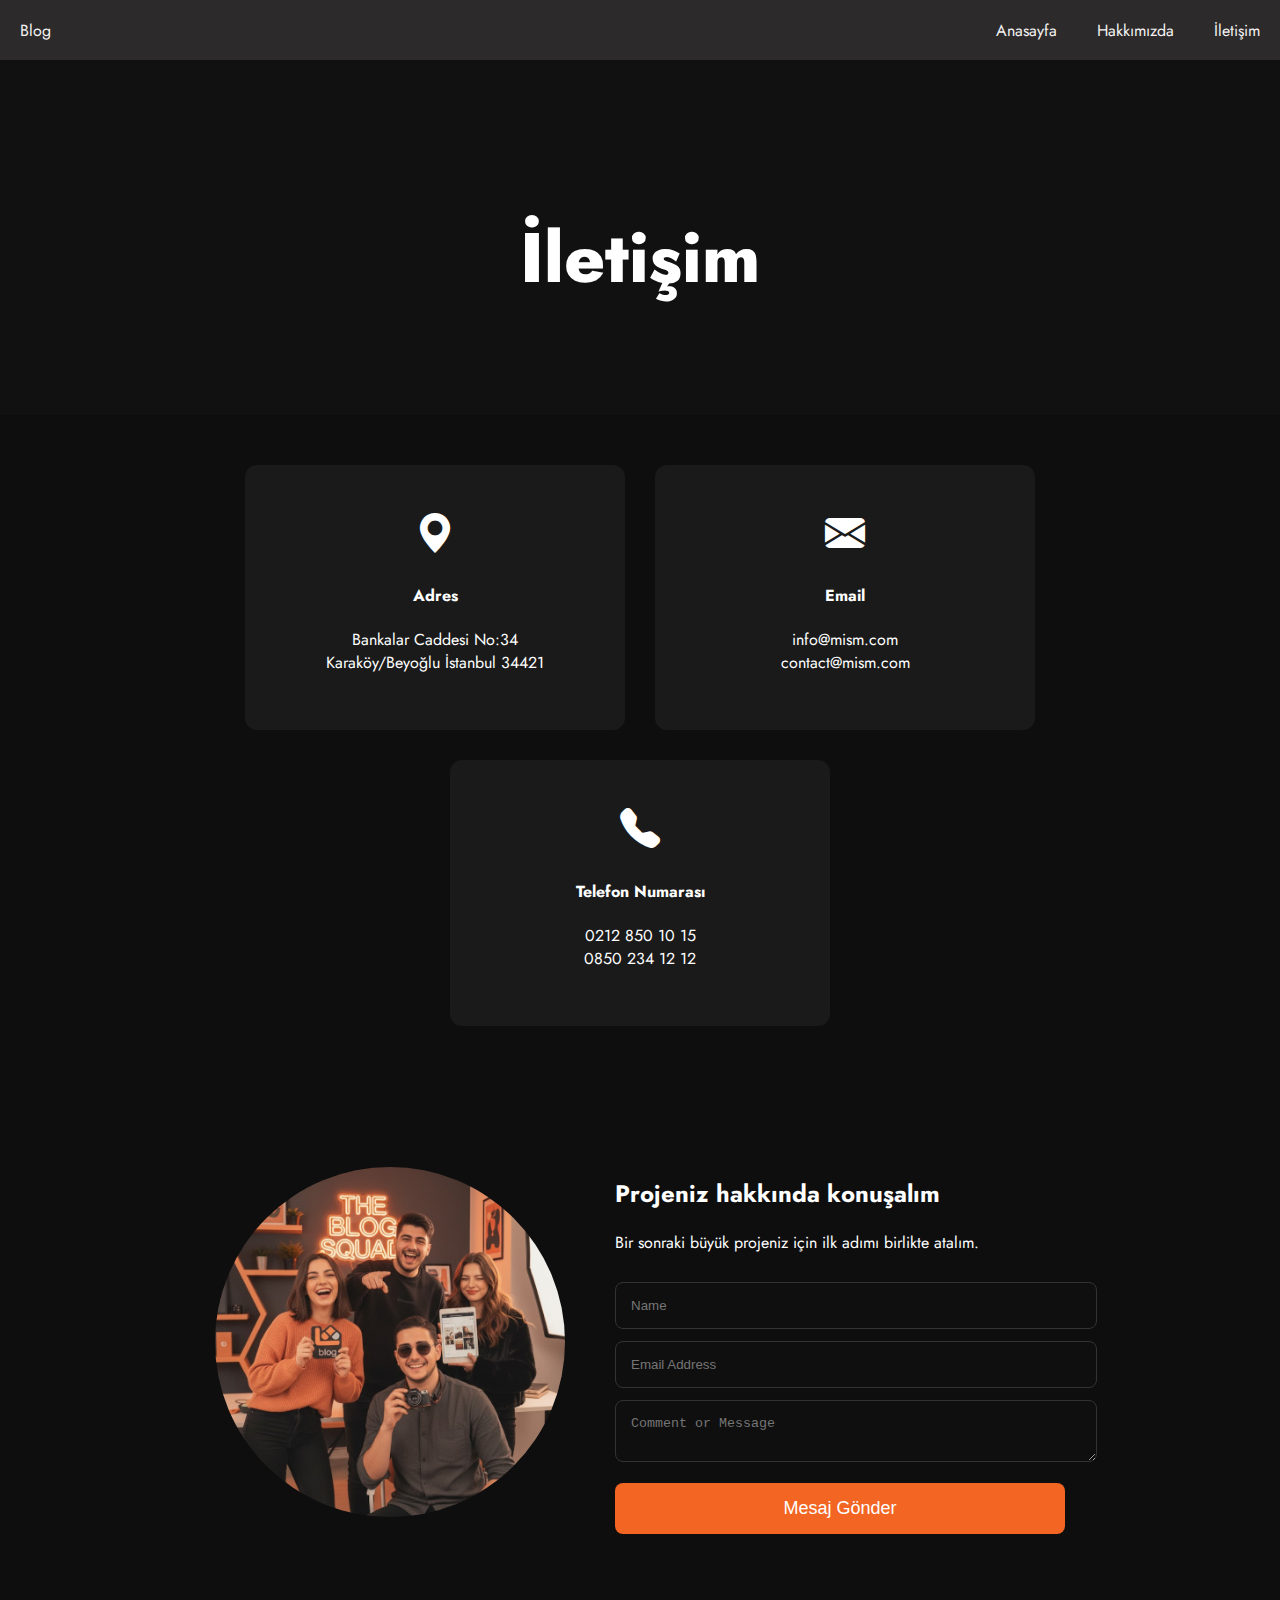
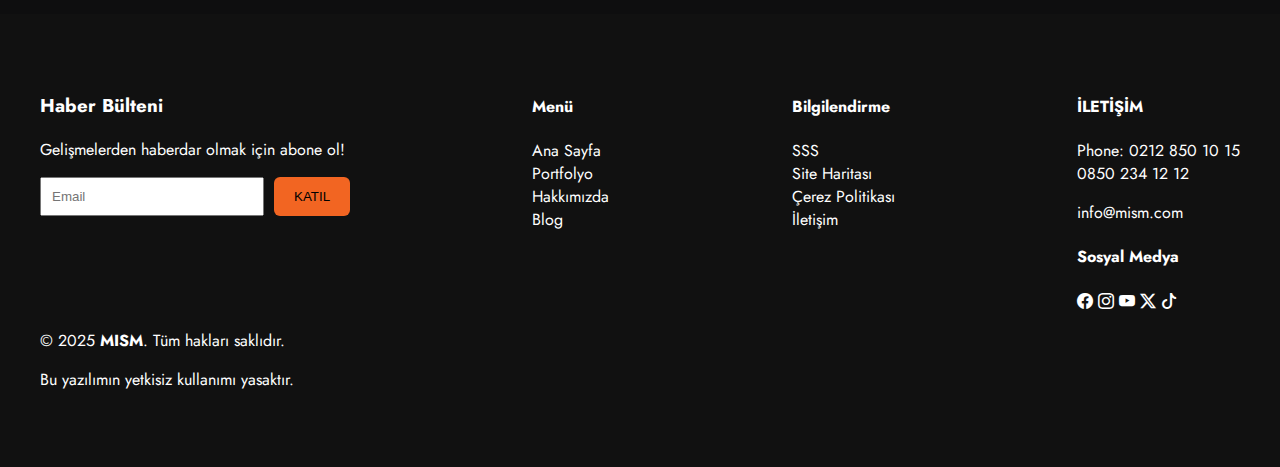
<file: Contact kopyası/index.html>
<!DOCTYPE html>
<html lang="en">
<head>
    <meta charset="UTF-8">
    <meta name="viewport" content="width=device-width, initial-scale=1.0">
    <title>İletişim</title>
    <link rel="stylesheet" href="assets/css/style.css">
    <link href="https://fonts.googleapis.com/css2?family=Jost:wght@300;400;500;600;700&display=swap" rel="stylesheet">
    <script src="assets/js/main.js" defer></script>


    <link rel="stylesheet" href="https://cdn.jsdelivr.net/npm/bootstrap-icons@1.11.3/font/bootstrap-icons.css">
</head>
<body>
    <nav>
            <input type="checkbox" id="sidebar-active">
            <label for="sidebar-active" class="open-sidebar-button">
                <span class="material-symbols-outlined">menu</span>
            </label>

            <label id="overlay" for="sidebar-active"></label>
            <div class="links-container">
                <label for="sidebar-active" class="close-sidebar-button">
                    <span class="material-symbols-outlined" >close</span>
                </label>

                    <a class="home-link" href="#">Blog</a>
                    <a href="#">Anasayfa</a>
                    <a href="#">Hakkımızda</a>
                    <a href="#">İletişim</a>

                </div>
        </nav>
        
    <section class="contact-header">
        <h1>İletişim</h1>
    </section>

    <section class="contact-box-container">
        <div class="contact-box">
            <div class="icon"><i class="bi bi-geo-alt-fill"></i></div>
            <h4>Adres</h4>
            <p>Bankalar Caddesi No:34<br>Karaköy/Beyoğlu İstanbul 34421</p>
        </div>

        <div class="contact-box">
            <div class="icon"><i class="bi bi-envelope-fill"></i></div>
            <h4>Email</h4>
            <p>info@mism.com<br>contact@mism.com</p>
        </div>

        <div class="contact-box">
            <div class="icon"><i class="bi bi-telephone-fill"></i></div>
            <h4>Telefon Numarası</h4>
            <p>0212 850 10 15<br>0850 234 12 12</p>
        </div>
    </section>

    <section class="form-section">
        <div class="form-image">
            <img src="assets/css/img/mism.jpeg" alt="Person Image">
        </div> 

        <div class="form-content">
            <h2>Projeniz hakkında konuşalım</h2>
            <p>Bir sonraki büyük projeniz için ilk adımı birlikte atalım.</p>

            <form id="contactForm">
                <input type="text" id="name" placeholder="Name" required>
                <input type="email" id="email" placeholder="Email Address" required>

                 <textarea id="message" placeholder="Comment or Message"></textarea>
                <button type="submit" class="send-btn">Mesaj Gönder</button>
            </form>
        </div>
    </section>

    <div id="successMessage" class="success-message">Mesajınız başarıyla gönderildi!</div>

    <footer class="footer">

        <div class="footer-columns">

            <div class="footer-col">
                <h3>Haber Bülteni</h3>
                <p>Gelişmelerden haberdar olmak için abone ol!</p>

                <div class="newsletter">
                    <input type="email" placeholder="Email">
                    <button>KATIL</button>
                </div>
            </div>

            <div class="footer-col">
                <h4>Menü</h4>
                <ul>
                    <li>Ana Sayfa</li>
                    <li>Portfolyo</li>
                    <li>Hakkımızda</li>
                    <li>Blog</li>
                </ul>
            </div>

            <div class="footer-col">
                <h4>Bilgilendirme</h4>
                <ul>
                    <li>SSS</li>
                    <li>Site Haritası</li>
                    <li>Çerez Politikası</li>
                    <li>İletişim</li>
                </ul>
            </div>

            <div class="footer-col">
                <h4>İLETİŞİM</h4>
                <p>Phone: 0212 850 10 15<br>0850 234 12 12</p>
                <p>info@mism.com</p>

                <h4>Sosyal Medya</h4>
                <div class="social-icons">
                    <i class="bi bi-facebook"></i>
                    <i class="bi bi-instagram"></i>
                    <i class="bi bi-youtube"></i>
                    <i class="bi bi-twitter-x"></i>
                    <i class="bi bi-tiktok"></i>
                </div>
            </div>
        </div>

        <div>
    <p>&copy; 2025 <strong>MISM</strong>. Tüm hakları saklıdır.</p>
    <p>Bu yazılımın yetkisiz kullanımı yasaktır.</p>
        </div>

    </footer>
</body>
</html>
</file>
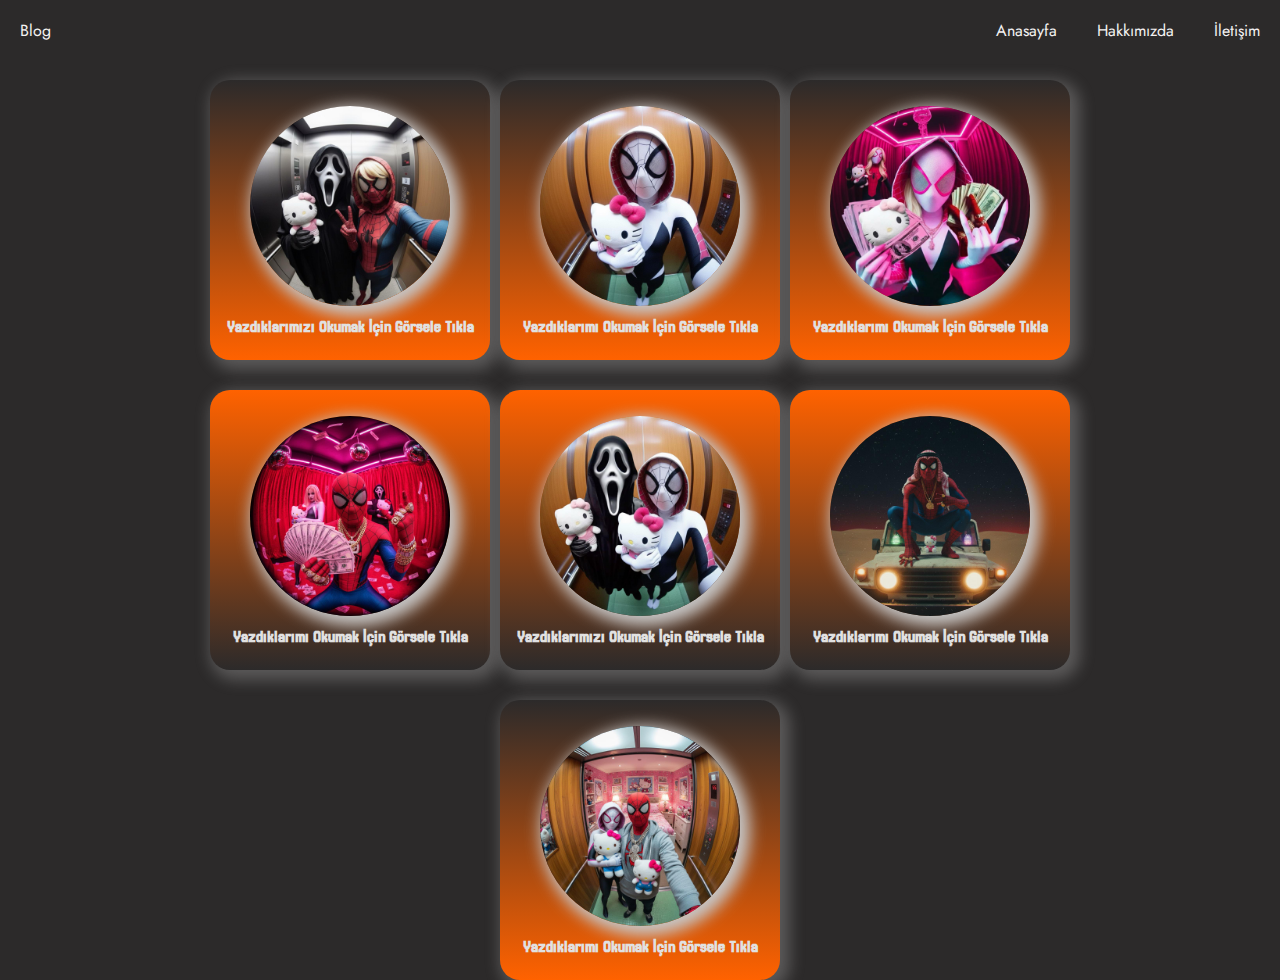
<file: blog.html>
<!DOCTYPE html>
<html lang="en">
<head>
    <meta charset="UTF-8">
    <meta name="viewport" content="width=device-width, initial-scale=1.0">
    <title>BLOG</title>
    <script src="assets/js/main.js" defer></script>
    <link rel="stylesheet" href="assets/css/style.css">
    <link rel="preconnect" href="https://fonts.googleapis.com">
    <link rel="preconnect" href="https://fonts.gstatic.com" crossorigin>
    <link href="https://fonts.googleapis.com/css2?family=Jost:ital,wght@0,100..900;1,100..900&display=swap" rel="stylesheet">
    <link rel="preconnect" href="https://fonts.googleapis.com">
    <link rel="preconnect" href="https://fonts.gstatic.com" crossorigin>
    <link href="https://fonts.googleapis.com/css2?family=Jersey+25&display=swap" rel="stylesheet">
</head>
    <link href="https://fonts.googleapis.com/css2?family=Material+Symbols+Outlined:opsz,wght,FILL,GRAD@20..48,100..700,0..1,-50..200" rel="stylesheet" />
<body>
    <div class="container">
        <nav>
            <input type="checkbox" id="sidebar-active">
            <label for="sidebar-active" class="open-sidebar-button">
                <span class="material-symbols-outlined">menu</span>
            </label>

            <label id="overlay" for="sidebar-active"></label>
            <div class="links-container">
                <label for="sidebar-active" class="close-sidebar-button">
                    <span class="material-symbols-outlined" >close</span>
                </label>

                    <a class="home-link" href="blog.html">Blog</a>
                    <a href="#">Anasayfa</a>
                    <a href="#">Hakkımızda</a>
                    <a href="#">İletişim</a>

                </div>
        </nav>
        <div id="root"></div>
        <div class="containerBox">
            <div class="writerBox1">
                <div class="button1">
                    <button id="b1"><img src="assets/img/IMG-20251115-WA0027 (1).jpg" width="200" height="200" alt="couple"><h2>Yazdıklarımızı Okumak İçin Görsele Tıkla</h2></button>
                </div>
                <div class="button2">
                    <button id="b2"><img src="assets/img/IMG-20251115-WA0027 (2).jpg" width="200" height="200" alt="girl"><h2>Yazdıklarımı Okumak İçin Görsele Tıkla</h2></button>
                </div>
                <div class="button3">
                    <button id="b3"><img src="assets/img/IMG-20251115-WA0027 (3).jpg" width="200" height="200"><h2>Yazdıklarımı Okumak İçin Görsele Tıkla</h2></button>
                </div>
            </div>
            <div class="writerBox2">
                <div class="button4">
                    <button id="b4"><img src="assets/img/IMG-20251115-WA0027 (4).jpg" width="200" height="200"><h2>Yazdıklarımı Okumak İçin Görsele Tıkla</h2></button>
                </div>
                <div class="button5">
                    <button id="b5"><img src="assets/img/IMG-20251115-WA0027 (5).jpg" width="200" height="200" alt=""><h2>Yazdıklarımızı Okumak İçin Görsele Tıkla</h2></button>
                </div>
                <div class="button6">
                    <button id="b6"><img src="assets/img/WhatsApp Image 2025-11-15 at 21.32.48_18191f9d.jpg" alt="" width="200" height="200"><h2>Yazdıklarımı Okumak İçin Görsele Tıkla</h2></button>
                </div>
            </div>
            <div class="writerBox3">
                <div class="button7">
                    <button id="b7"><img src="assets/img/WhatsApp Image 2025-11-15 at 21.32.48_30a29624.jpg" alt="" width="200" height="200"><h2>Yazdıklarımı Okumak İçin Görsele Tıkla</h2></button>
                </div>
            </div>
        </div>
    </div>
</body>
</html>
</file>
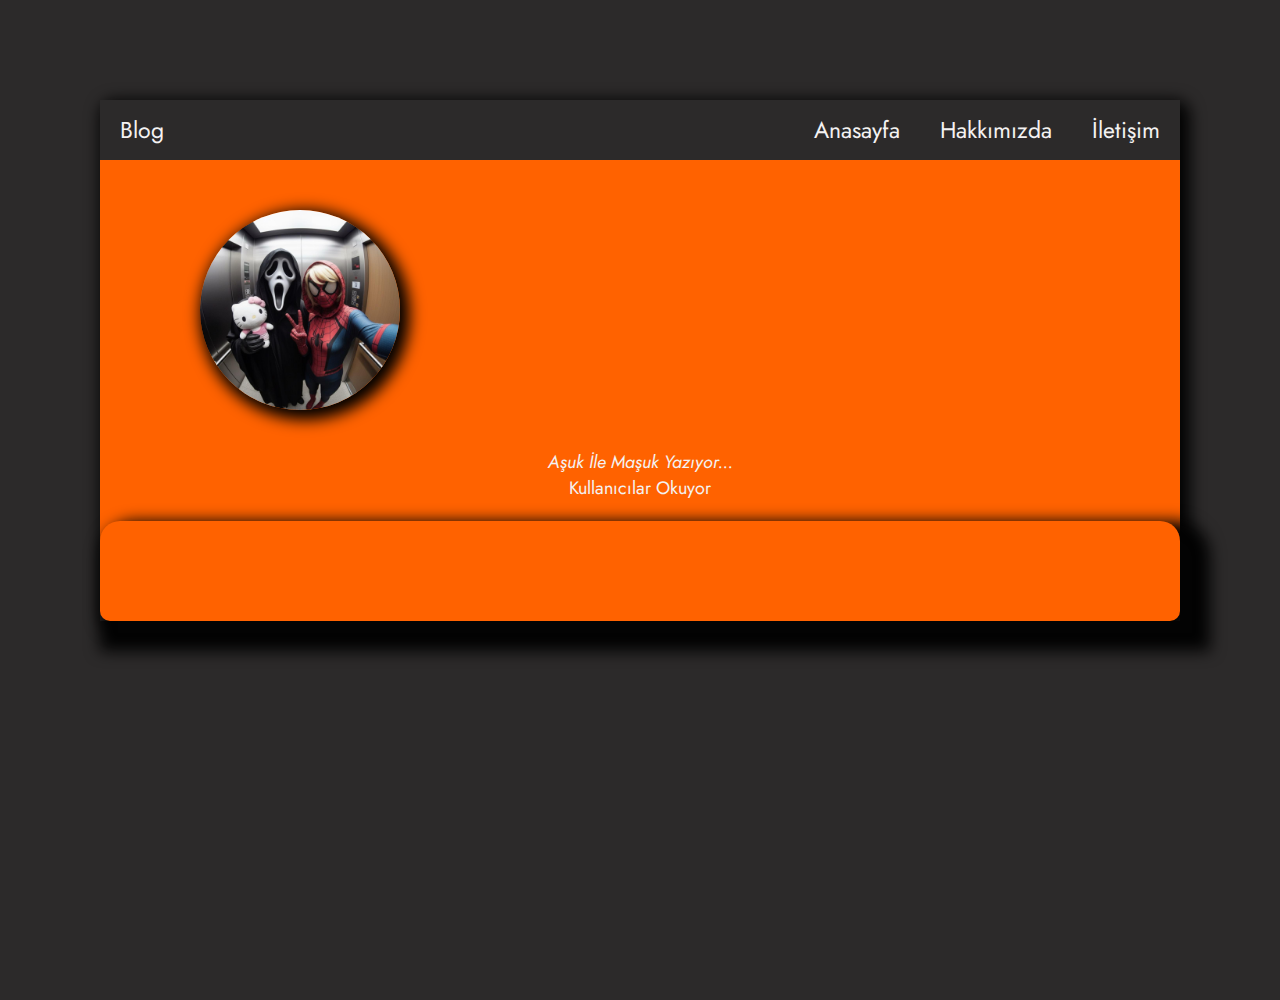
<file: writer1.html>
<!DOCTYPE html>
<html lang="en">
<head>
    <meta charset="UTF-8">
    <meta name="viewport" content="width=device-width, initial-scale=1.0">
    <title>Writer One</title>
    <link href="https://fonts.googleapis.com/css2?family=Jost:ital,wght@0,100..900;1,100..900&display=swap" rel="stylesheet">
    <link rel="stylesheet" href="assets/css/writer1.css">
    <script src="assets/js/writer1.js" defer></script>
</head>
    <link href="https://fonts.googleapis.com/css2?family=Material+Symbols+Outlined:opsz,wght,FILL,GRAD@20..48,100..700,0..1,-50..200" rel="stylesheet" />
<body>
    <div class="container">
        <nav>
            <input type="checkbox" id="sidebar-active">
            <label for="sidebar-active" class="open-sidebar-button">
                <span class="material-symbols-outlined">menu</span>
            </label>

            <label id="overlay" for="sidebar-active"></label>
            <div class="links-container">
                <label for="sidebar-active" class="close-sidebar-button">
                    <span class="material-symbols-outlined" >close</span>
                </label>

                    <a class="home-link" href="blog.html">Blog</a>
                    <a href="#">Anasayfa</a>
                    <a href="#">Hakkımızda</a>
                    <a href="#">İletişim</a>

                </div>
        </nav>
        <div class="image1">
            <img src="assets/img/IMG-20251115-WA0027 (1).jpg " width="200" height="200" alt="">
            <p><i>Aşuk İle Maşuk Yazıyor...</i></p>
            <p>Kullanıcılar Okuyor</p>
        </div>
        <div class="writers" id="writerGroup1"></div>
    </div>
</body>
</html>
</file>
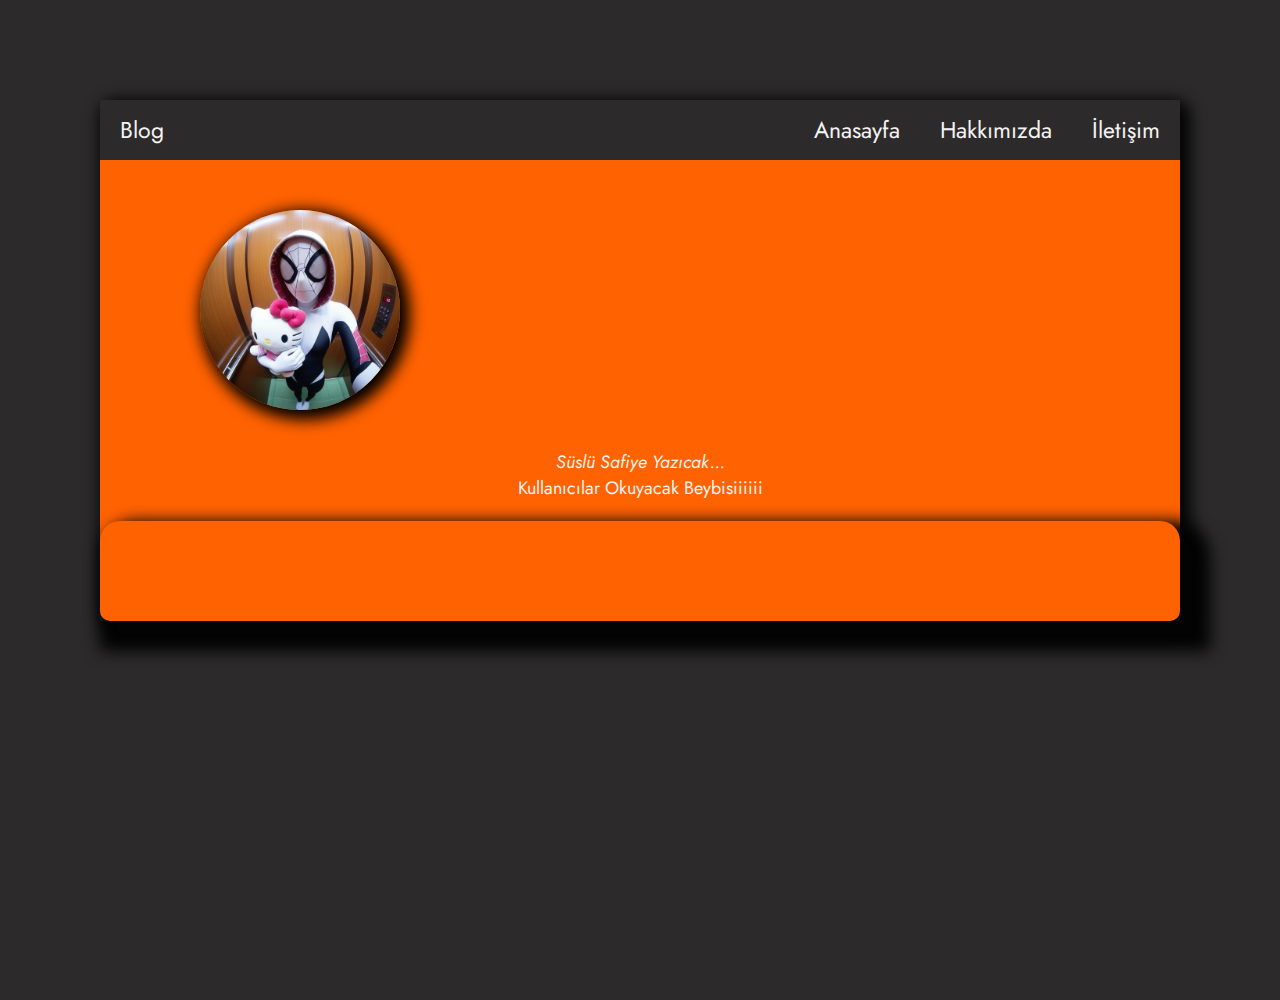
<file: writer2.html>
<!DOCTYPE html>
<html lang="en">
<head>
    <meta charset="UTF-8">
    <meta name="viewport" content="width=device-width, initial-scale=1.0">
    <title>Writer Two</title>
    <link href="https://fonts.googleapis.com/css2?family=Jost:ital,wght@0,100..900;1,100..900&display=swap" rel="stylesheet">
    <link rel="stylesheet" href="assets/css/writer1.css">
    <script src="assets/js/writer2.js" defer></script>
</head>
    <link href="https://fonts.googleapis.com/css2?family=Material+Symbols+Outlined:opsz,wght,FILL,GRAD@20..48,100..700,0..1,-50..200" rel="stylesheet" />
<body>
    <div class="container">
        <nav>
            <input type="checkbox" id="sidebar-active">
            <label for="sidebar-active" class="open-sidebar-button">
                <span class="material-symbols-outlined">menu</span>
            </label>

            <label id="overlay" for="sidebar-active"></label>
            <div class="links-container">
                <label for="sidebar-active" class="close-sidebar-button">
                    <span class="material-symbols-outlined" >close</span>
                </label>

                    <a class="home-link" href="blog.html">Blog</a>
                    <a href="#">Anasayfa</a>
                    <a href="#">Hakkımızda</a>
                    <a href="#">İletişim</a>

                </div>
        </nav>
        <div class="image1 ">
            <img src="assets/img/IMG-20251115-WA0027 (2).jpg " width="200" height="200" alt="">
            <p><i>Süslü Safiye Yazıcak...</i></p>
            <p>Kullanıcılar Okuyacak Beybisiiiiii</p>
        </div>
        <div class="writers" id="writerGroup2"></div>
    </div>
</body>
</html>
</file>
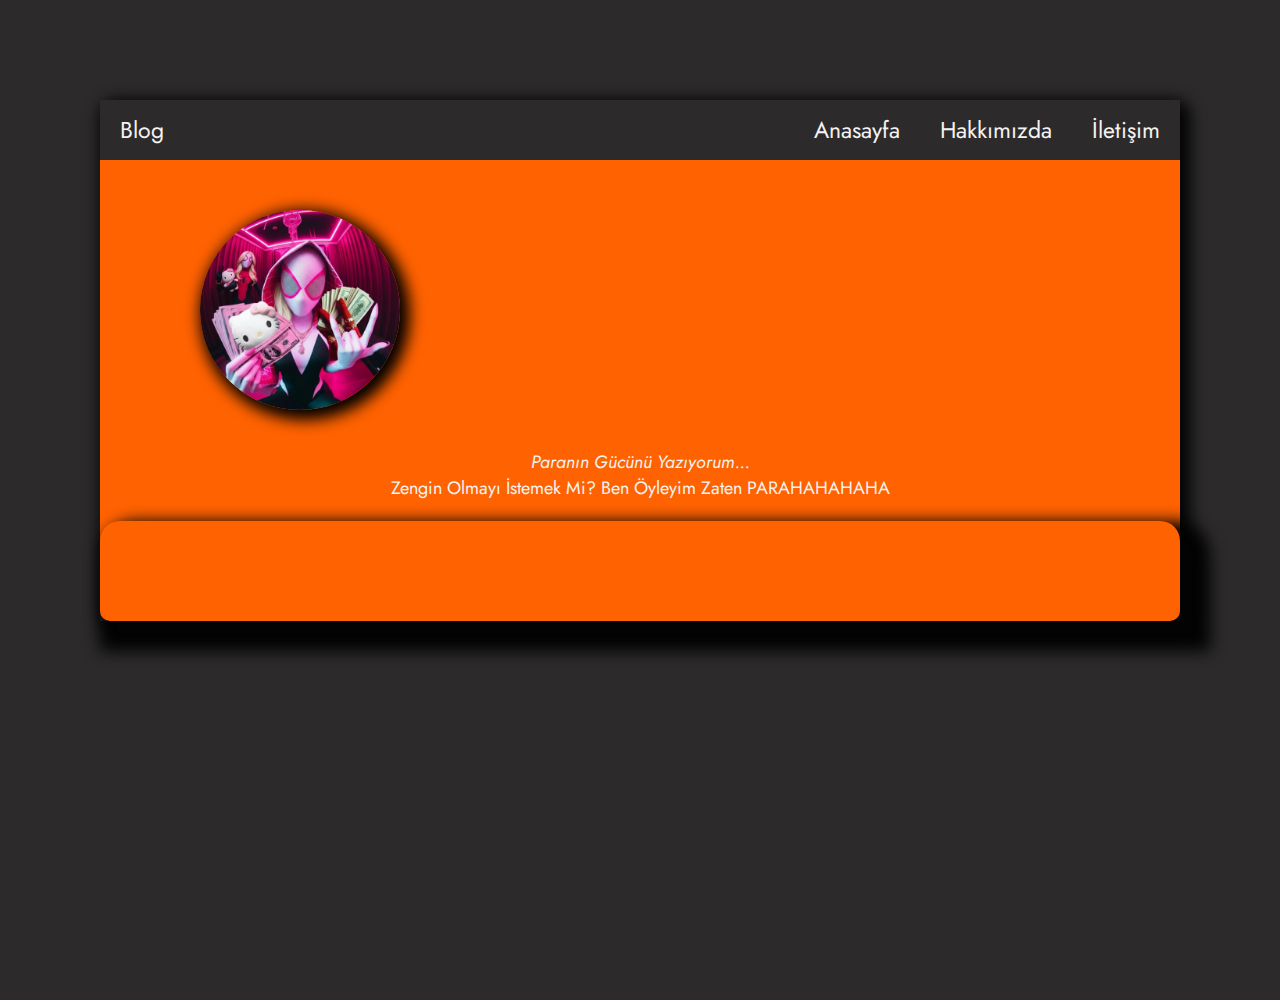
<file: writer3.html>
<!DOCTYPE html>
<html lang="en">
<head>
    <meta charset="UTF-8">
    <meta name="viewport" content="width=device-width, initial-scale=1.0">
    <title>Writer Two</title>
    <link href="https://fonts.googleapis.com/css2?family=Jost:ital,wght@0,100..900;1,100..900&display=swap" rel="stylesheet">
    <link rel="stylesheet" href="assets/css/writer1.css">
    <script src="assets/js/writer3.js"></script>
</head>
    <link href="https://fonts.googleapis.com/css2?family=Material+Symbols+Outlined:opsz,wght,FILL,GRAD@20..48,100..700,0..1,-50..200" rel="stylesheet" />
<body>
    <div class="container">
        <nav>
            <input type="checkbox" id="sidebar-active">
            <label for="sidebar-active" class="open-sidebar-button">
                <span class="material-symbols-outlined">menu</span>
            </label>

            <label id="overlay" for="sidebar-active"></label>
            <div class="links-container">
                <label for="sidebar-active" class="close-sidebar-button">
                    <span class="material-symbols-outlined" >close</span>
                </label>

                    <a class="home-link" href="blog.html">Blog</a>
                    <a href="#">Anasayfa</a>
                    <a href="#">Hakkımızda</a>
                    <a href="#">İletişim</a>

                </div>
        </nav>
        <div class="image1">
            <img src="assets/img/IMG-20251115-WA0027 (3).jpg" width="200" height="200" alt="">
            <p><i>Paranın Gücünü Yazıyorum...</i></p>
            <p>Zengin Olmayı İstemek Mi? Ben Öyleyim Zaten PARAHAHAHAHA</p>
        </div>
        <div class="writers" id="writerGroup3"></div>
    </div>
</body>
</html>
</file>
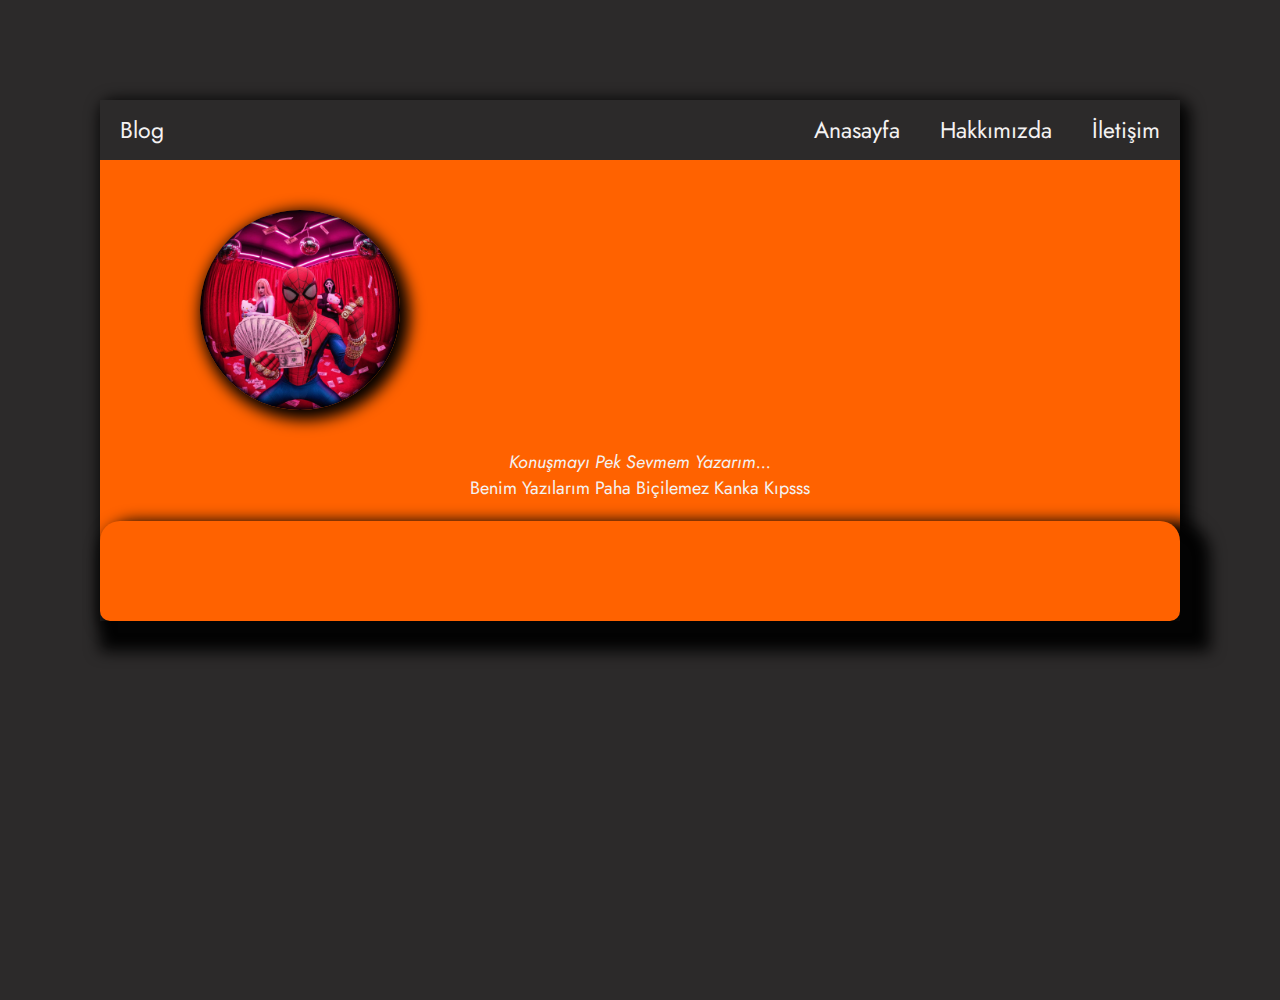
<file: writer4.html>
<!DOCTYPE html>
<html lang="en">
<head>
    <meta charset="UTF-8">
    <meta name="viewport" content="width=device-width, initial-scale=1.0">
    <title>Writer Two</title>
    <link href="https://fonts.googleapis.com/css2?family=Jost:ital,wght@0,100..900;1,100..900&display=swap" rel="stylesheet">
    <link rel="stylesheet" href="assets/css/writer1.css">
    <script src="assets/js/writer4.js"></script>
</head>
    <link href="https://fonts.googleapis.com/css2?family=Material+Symbols+Outlined:opsz,wght,FILL,GRAD@20..48,100..700,0..1,-50..200" rel="stylesheet" />
<body>
    <div class="container">
        <nav>
            <input type="checkbox" id="sidebar-active">
            <label for="sidebar-active" class="open-sidebar-button">
                <span class="material-symbols-outlined">menu</span>
            </label>

            <label id="overlay" for="sidebar-active"></label>
            <div class="links-container">
                <label for="sidebar-active" class="close-sidebar-button">
                    <span class="material-symbols-outlined" >close</span>
                </label>

                    <a class="home-link" href="blog.html">Blog</a>
                    <a href="#">Anasayfa</a>
                    <a href="#">Hakkımızda</a>
                    <a href="#">İletişim</a>

                </div>
        </nav>
        <div class="image1">
            <img src="assets/img/IMG-20251115-WA0027 (4).jpg " width="200" height="200" alt="">
            <p><i>Konuşmayı Pek Sevmem Yazarım...</i></p>
            <p>Benim Yazılarım Paha Biçilemez Kanka Kıpsss</p>
        </div>
        <div class="writers" id="writerGroup4"></div>
    </div>
</body>
</html>
</file>
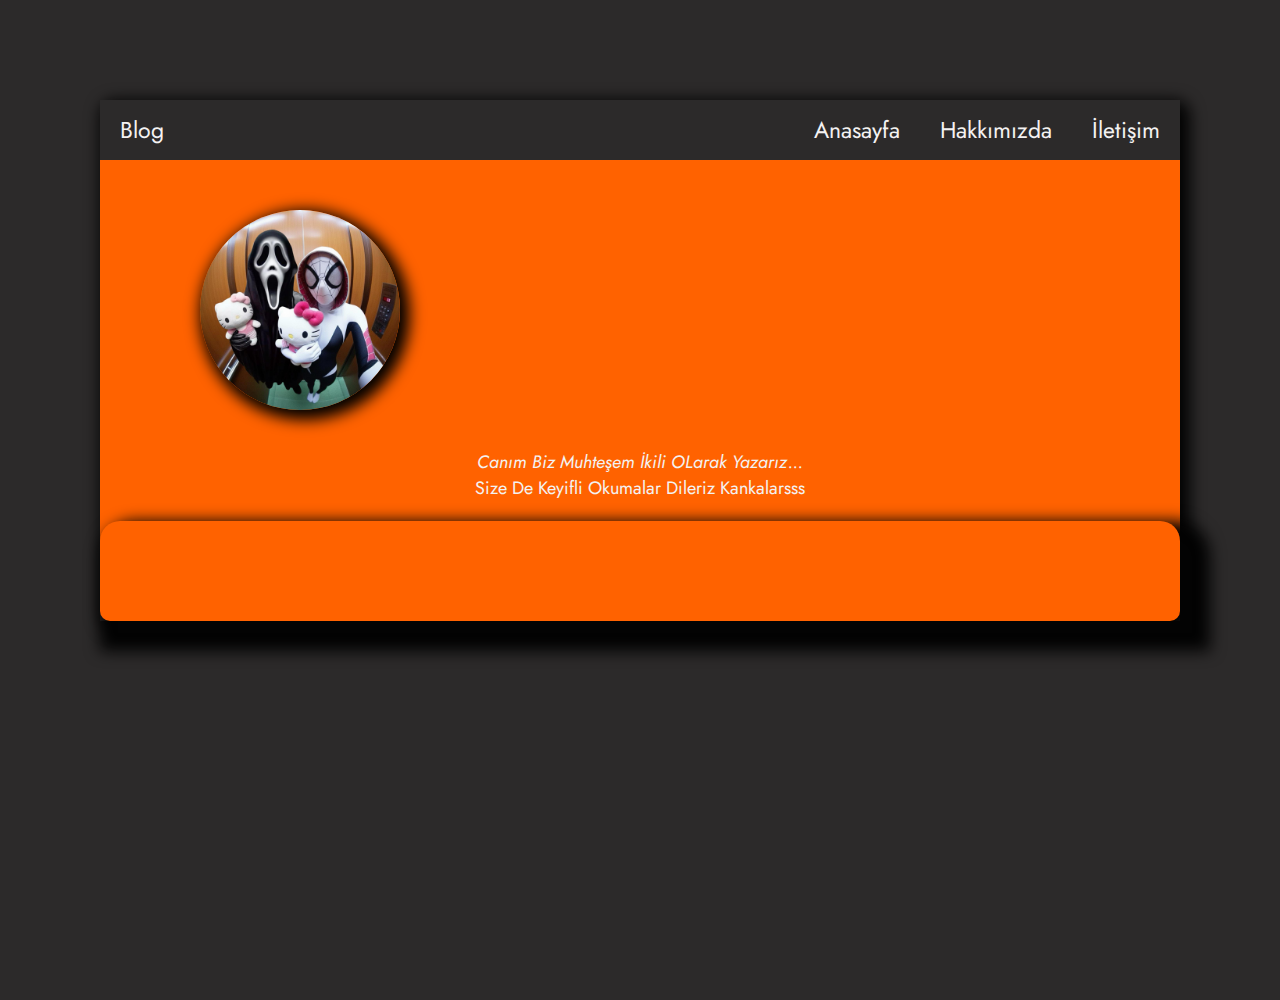
<file: writer5.html>
<!DOCTYPE html>
<html lang="en">
<head>
    <meta charset="UTF-8">
    <meta name="viewport" content="width=device-width, initial-scale=1.0">
    <title>Writer Two</title>
    <link href="https://fonts.googleapis.com/css2?family=Jost:ital,wght@0,100..900;1,100..900&display=swap" rel="stylesheet">
    <script src="assets/js/writer5.js"></script>
    <link rel="stylesheet" href="assets/css/writer1.css">
</head>
    <link href="https://fonts.googleapis.com/css2?family=Material+Symbols+Outlined:opsz,wght,FILL,GRAD@20..48,100..700,0..1,-50..200" rel="stylesheet" />
<body>
    <div class="container">
        <nav>
            <input type="checkbox" id="sidebar-active">
            <label for="sidebar-active" class="open-sidebar-button">
                <span class="material-symbols-outlined">menu</span>
            </label>

            <label id="overlay" for="sidebar-active"></label>
            <div class="links-container">
                <label for="sidebar-active" class="close-sidebar-button">
                    <span class="material-symbols-outlined" >close</span>
                </label>

                    <a class="home-link" href="blog.html">Blog</a>
                    <a href="#">Anasayfa</a>
                    <a href="#">Hakkımızda</a>
                    <a href="#">İletişim</a>

                </div>
        </nav>
        <div class="image1">
            <img src="assets/img/IMG-20251115-WA0027 (5).jpg " width="200" height="200" alt="spiderman">
            <p><i>Canım Biz Muhteşem İkili OLarak Yazarız...</i></p>
            <p>Size De Keyifli Okumalar Dileriz Kankalarsss</p>
        </div>
        <div class="writers" id="writerGroup5"></div>
    </div>
</body>
</html>
</file>
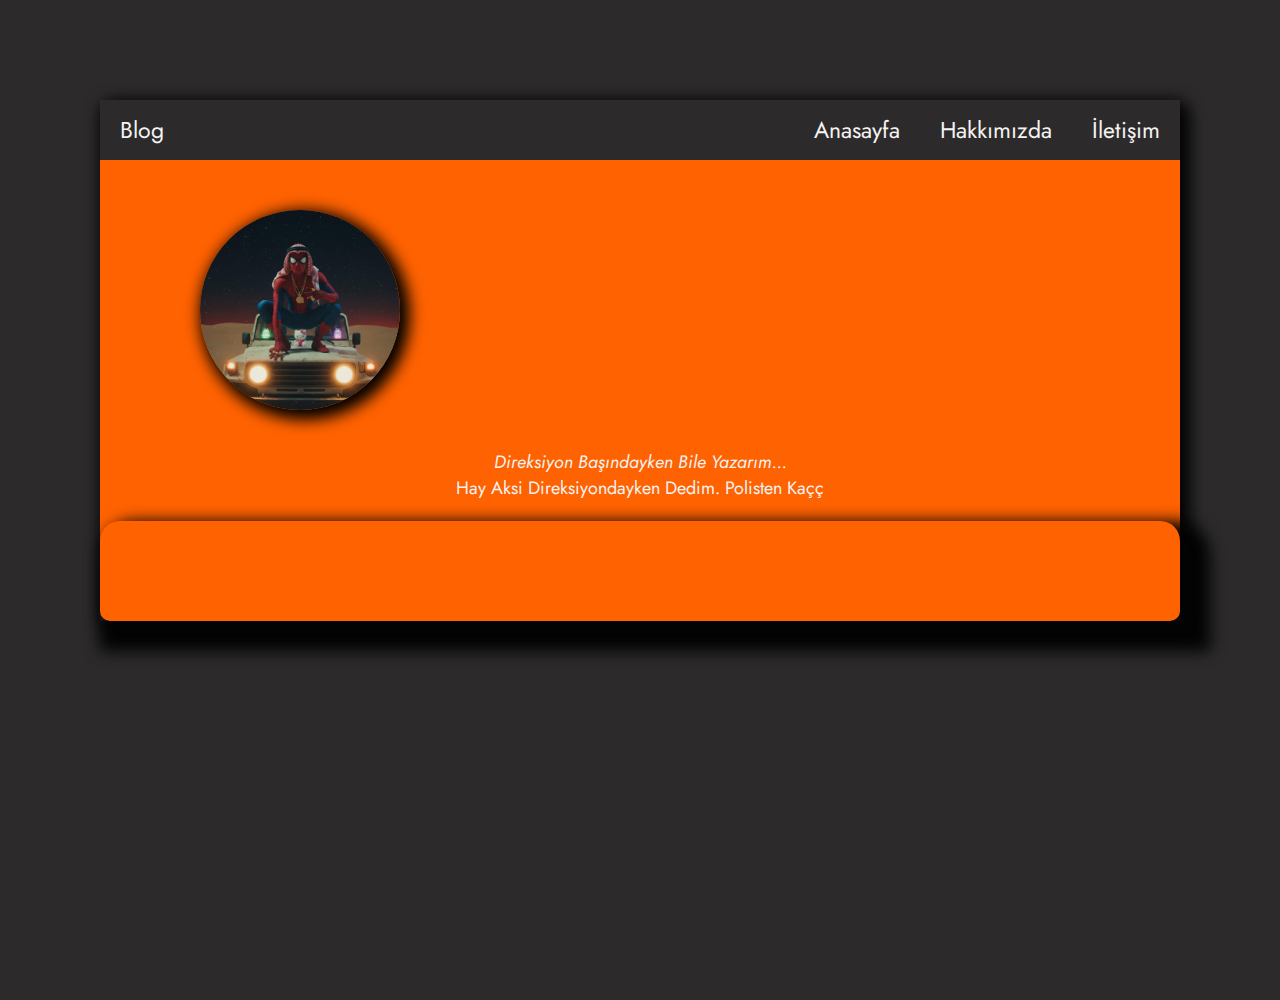
<file: writer6.html>
<!DOCTYPE html>
<html lang="en">
<head>
    <meta charset="UTF-8">
    <meta name="viewport" content="width=device-width, initial-scale=1.0">
    <title>Writer Two</title>
    <link href="https://fonts.googleapis.com/css2?family=Jost:ital,wght@0,100..900;1,100..900&display=swap" rel="stylesheet">
    <script src="assets/js/writer6.js"></script>
    <link rel="stylesheet" href="assets/css/writer1.css">
</head>
    <link href="https://fonts.googleapis.com/css2?family=Material+Symbols+Outlined:opsz,wght,FILL,GRAD@20..48,100..700,0..1,-50..200" rel="stylesheet" />
<body>
    <div class="container">
        <nav>
            <input type="checkbox" id="sidebar-active">
            <label for="sidebar-active" class="open-sidebar-button">
                <span class="material-symbols-outlined">menu</span>
            </label>

            <label id="overlay" for="sidebar-active"></label>
            <div class="links-container">
                <label for="sidebar-active" class="close-sidebar-button">
                    <span class="material-symbols-outlined" >close</span>
                </label>

                    <a class="home-link" href="blog.html">Blog</a>
                    <a href="#">Anasayfa</a>
                    <a href="#">Hakkımızda</a>
                    <a href="#">İletişim</a>

                </div>
        </nav>
        <div class="image1">
            <img src="assets/img/WhatsApp Image 2025-11-15 at 21.32.48_18191f9d.jpg " width="200" height="200" alt="">
            <p><i>Direksiyon Başındayken Bile Yazarım...</i></p>
            <p>Hay Aksi Direksiyondayken Dedim. Polisten Kaçç</p>
        </div>
        <div class="writers" id="writerGroup6"></div>
    </div>
</body>
</html>
</file>
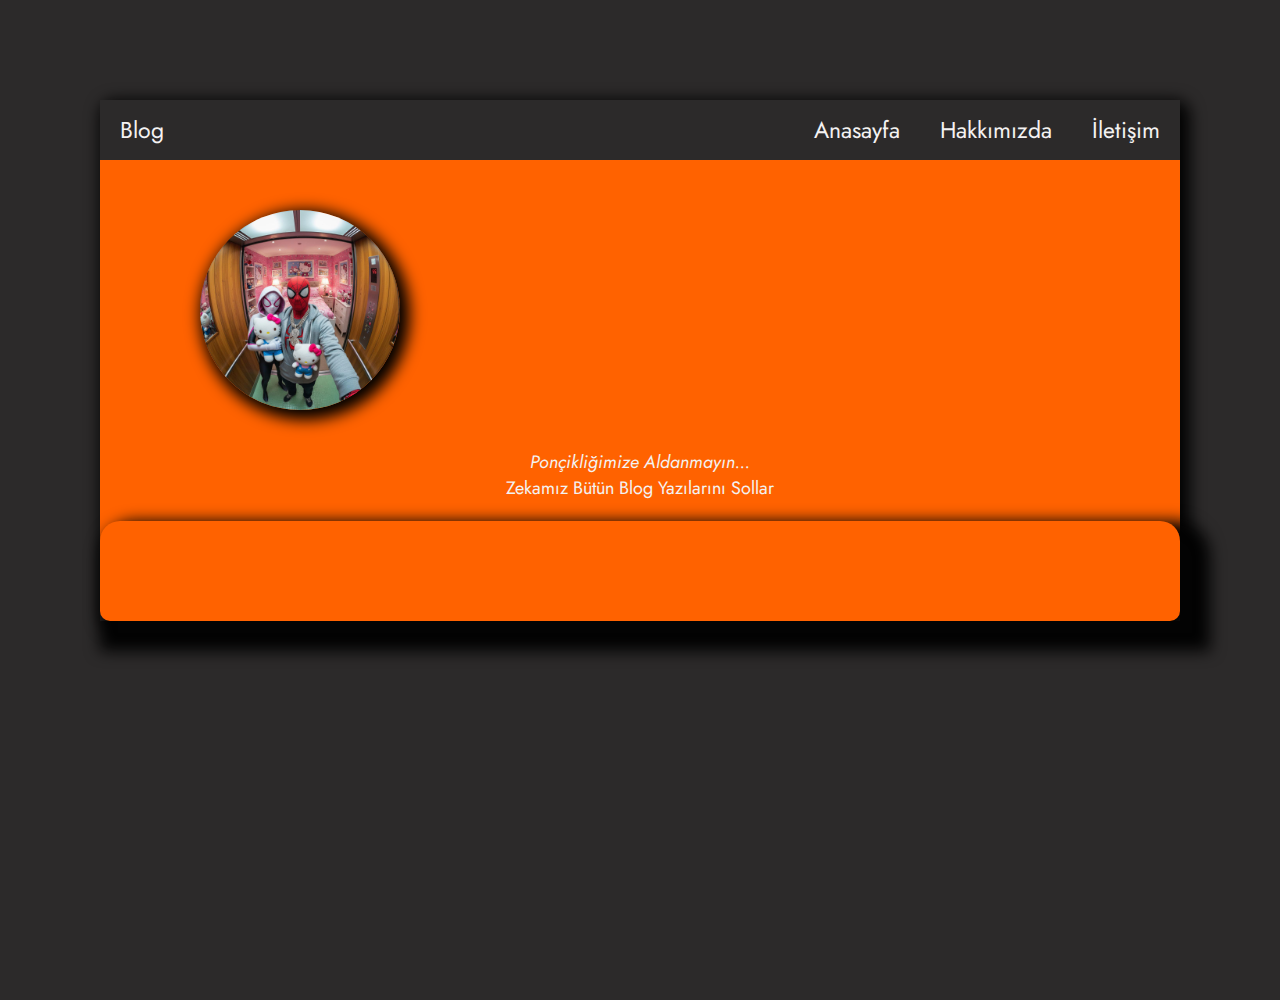
<file: writer7.html>
<!DOCTYPE html>
<html lang="en">
<head>
    <meta charset="UTF-8">
    <meta name="viewport" content="width=device-width, initial-scale=1.0">
    <title>Writer Two</title>
    <link href="https://fonts.googleapis.com/css2?family=Jost:ital,wght@0,100..900;1,100..900&display=swap" rel="stylesheet">
    <script src="assets/js/writer7.js"></script>
    <link rel="stylesheet" href="assets/css/writer1.css">
</head>
    <link href="https://fonts.googleapis.com/css2?family=Material+Symbols+Outlined:opsz,wght,FILL,GRAD@20..48,100..700,0..1,-50..200" rel="stylesheet" />
<body>
    <div class="container">
        <nav>
            <input type="checkbox" id="sidebar-active">
            <label for="sidebar-active" class="open-sidebar-button">
                <span class="material-symbols-outlined">menu</span>
            </label>

            <label id="overlay" for="sidebar-active"></label>
            <div class="links-container">
                <label for="sidebar-active" class="close-sidebar-button">
                    <span class="material-symbols-outlined" >close</span>
                </label>

                    <a class="home-link" href="blog.html">Blog</a>
                    <a href="#">Anasayfa</a>
                    <a href="#">Hakkımızda</a>
                    <a href="#">İletişim</a>

                </div>
        </nav>
        <div class="image1">
            <img src="assets/img/WhatsApp Image 2025-11-15 at 21.32.48_30a29624.jpg" width="200" height="200" alt="">
            <p><i>Ponçikliğimize Aldanmayın...</i></p>
            <p>Zekamız Bütün Blog Yazılarını Sollar</p>
        </div>
        <div class="writers" id="writerGroup7"></div>
    </div>
</body>
</html>
</file>
<file: Contact kopyası/assets/css/style.css>
body {
    margin: 0;
    font-family: 'Jost', sans-serif;;
    background: #0e0e0f;
    color: #fff;
}
.success-message {
    display: none;
    width: 100%;
    background: #1f8b40;
    color: white;
    padding: 15px;
    text-align: center;
    font-size: 18px;
}

•⁠  ⁠{
    margin: 0;
    padding: 0;
    outline: 0;
}
:root {
    --bgcolor: rgb(44, 42, 42);
    --text-color: rgb(244, 242, 242);
    --spacial-color: rgb(255, 98, 0);
}
nav {
    font-family: "Jost", sans-serif;
    height: 60px;
    background-color: var(--bgcolor);
    display: flex;
    justify-content: flex-end;
    align-items: center;
}
.links-container{
    height: 100%;
    width: 100%;
    display: flex;
    flex-direction: row;
    align-items: center;
}
nav a{
    height: 100%;
    padding: 0 20px;
    display: flex;
    align-items: center;
    text-decoration: none;
    color: var(--text-color);
}
nav a:hover {
    background-color: var(--spacial-colar);
}
nav .home-link {
    margin-right: auto;
}
#sidebar-active {
    display: none;
}
.open-sidebar-button, .close-sidebar-button {
    display: none;
}
.material-symbols-outlined {
    color: var(--text-color);
    animation-name: grow;
}
#root {
    background-image: url(/assets/img/turuncumarul.jpg);
    width: 100%;
    height: 100%;
    color: var(--text-color);
}
@media(max-width: 375px){
    .links-container{
        flex-direction: column;
        align-items: flex-start;

        position: fixed;
        top: 0;
        right: -100%;
        z-index: 10;
        width: 300px;

        background-color: var(--bgcolor);
        box-shadow: -5px 0 5px rgba(0, 0, 0, 0.25);
        transition: 0.75s ease-out;
    }
    nav a{
        box-sizing: border-box;
        height: auto;
        width: 100%;
        padding: 20px 30px;
        justify-content: flex-start;
    }
    .open-sidebar-button, .close-sidebar-button {
        padding: 20px;
        display: block; 
    }
    #sidebar-active:checked ~ .links-container{
        right: 0;
    }
    #sidebar-active:checked ~ #overlay{
        background-color: var(--spacial-color);
        height: 100%;
        width: 100%;
        position: fixed;
        top: 0;
        left: 0;
        z-index: 9;
    }
}

.contact-header {
    text-align: center;
    padding: 100px 0 60px;
    background: #111;
}

.contact-header h1 {
    font-size: 70px;
    font-weight: 800;
}

.contact-box-container {
    display: flex;
    justify-content: center;
    gap: 30px;
    padding: 50px;
    flex-wrap: wrap;
}

.contact-box {
    background: #1a1a1a;
    padding: 40px;
    width: 300px;
    border-radius: 12px;
    text-align: center;
    transition: .3s;
}

.contact-box:hover {
    background: #222;
}

.icon {
    font-size: 40px;
    margin-bottom: 10px;
}

.form-section {
    display: flex;
    padding: 80px 50px;
    align-items: center;
    justify-content: center;
    gap: 50px;
    flex-wrap: wrap;
}

.form-image img {
    width: 350px;
    height: 350px;
    border-radius: 50%;
    object-fit: cover;
}

.form-content {
    width: 450px;
}

form input,
form select,
form textarea {
    width: 100%;
    padding: 15px;
    margin-top: 12px;
    border-radius: 8px;
    border: 1px solid #333;
    background: #0f0f0f;
    color: #fff;
}

.send-btn {
    background: #f26522;
    color: #fff;
    padding: 15px;
    border: none;
    margin-top: 15px;
    border-radius: 8px;
    width: 100%;
    cursor: pointer;
    font-size: 18px;
}

.send-btn:hover {
    background: #ff7a36;
}

.footer {
    background: #111;
    padding: 60px 40px;
}

.footer-columns {
    display: flex;
    justify-content: space-between;
    flex-wrap: wrap;
    gap: 40px;
}

.footer-col ul {
    padding: 0;
    list-style: none;
}

.newsletter {
    display: flex;
    gap: 10px;
    margin-top: 10px;
}

.newsletter input {
    padding: 10px;
    width: 200px;
}

.newsletter button {
    background: #f26522;
    border: none;
    padding: 10px 20px;
    cursor: pointer;
    border-radius: 6px;
}

.social-icons span {
    margin-right: 10px;
    font-size: 20px;
}

.footer-bottom {
    text-align: center;
    margin-top: 40px;
    border-top: 1px solid #333;
    padding-top: 20px;
}

@media (max-width: 900px) {
    .form-section {
        flex-direction: column;
        text-align: center;
    }

    .form-content {
        width: 100%;
    }

    .form-image img {
        width: 280px;
        height: 280px;
    }
}
</file>
<file: assets/css/style.css>
* {
    margin: 0;
    padding: 0;
    outline: 0;
}
html, body {
    height: 100%;
}
body {
    background-color: #2c2a2a;
}
:root {
    --bgcolor: rgb(44, 42, 42);
    --text-color: rgb(244, 242, 242);
    --spacial-color: rgb(255, 98, 0);
}
nav {
    font-family: "Jost", sans-serif;
    height: 60px;
    background-color: var(--bgcolor);
    display: flex;
    justify-content: flex-end;
    align-items: center;
}
.links-container{
    height: 100%;
    width: 100%;
    display: flex;
    flex-direction: row;
    align-items: center;
}
nav a{
    height: 100%;
    padding: 0 20px;
    display: flex;
    align-items: center;
    text-decoration: none;
    color: var(--text-color);
}
nav a:hover {
    background-color: var(--spacial-colar);
}
nav .home-link {
    margin-right: auto;
}
#sidebar-active {
    display: none;
}
.open-sidebar-button, .close-sidebar-button {
    display: none;
}
.material-symbols-outlined {
    color: var(--text-color);
}
@media(max-width: 769px){
    .links-container{
        flex-direction: column;
        align-items: flex-start;

        position: fixed;
        top: 0;
        right: -100%;
        z-index: 10;
        width: 300px;

        background-color: var(--bgcolor);
        box-shadow: -5px 0 5px rgba(0, 0, 0, 0.25);
        transition: 0.75s ease-out;
    }
    nav a{
        box-sizing: border-box;
        height: auto;
        width: 100%;
        padding: 20px 30px;
        justify-content: flex-start;
    }
    .open-sidebar-button, .close-sidebar-button {
        padding: 20px;
        display: block; 
    }
    #sidebar-active:checked ~ .links-container{
        right: 0;
    }
    #sidebar-active:checked ~ #overlay{
        background-color: var(--spacial-color);
        height: 100%;
        width: 100%;
        position: fixed;
        top: 0;
        left: 0;
        z-index: 9;
    }
}
.containerBox {
    display: flex;
    flex-direction: column;
    align-items: center;
}
button {
    height: 280px;
    width: 280px;
    border: none;
    text-align: center;
    font-family: "Jersey 25", sans-serif;
    color:#e1e1e1;
}
button h2 {
    margin-top: 10px;
    font-size: 16px;
}
img {
    border-radius: 100px;
    box-shadow: 5px 5px 15px 5px rgb(198, 198, 198);
}
.writerBox1 #b1{
    background-image: linear-gradient(to bottom, #2c2a2a, #ff6200 );
    background-repeat: no-repeat;
    margin-top: 20px;
    border-radius: 20px;
    box-shadow: 5px 5px 15px 5px rgb(198, 198, 198, 0.2);
}
.writerBox1 #b2{
    background-image: linear-gradient(to top, #2c2a2a, #ff6200 );
    background-repeat: no-repeat;
    margin-top: 20px;
    border-radius: 20px;
    box-shadow: 5px 5px 15px 5px rgb(198, 198, 198, 0.2);
}
.writerBox1 #b3{
    background-image: linear-gradient(to bottom, #2c2a2a, #ff6200 );
    background-repeat: no-repeat;
    margin-top: 20px;
    border-radius: 20px;
    box-shadow: 5px 5px 15px 5px rgb(198, 198, 198, 0.2);
}
.writerBox2 #b4{
    background-image: linear-gradient(to top, #2c2a2a, #ff6200 );
    background-repeat: no-repeat;
    margin-top: 20px;
    border-radius: 20px;
    box-shadow: 5px 5px 15px 5px rgb(198, 198, 198, 0.2);
}
.writerBox2 #b5{
    background-image: linear-gradient(to bottom, #2c2a2a, #ff6200 );
    background-repeat: no-repeat;
    margin-top: 20px;
    border-radius: 20px;
    box-shadow: 5px 5px 15px 5px rgb(198, 198, 198, 0.2);
}
.writerBox2 #b6{
    background-image: linear-gradient(to top, #2c2a2a, #ff6200 );
    background-repeat: no-repeat;
    margin-top: 20px;
    border-radius: 20px;
    box-shadow: 5px 5px 15px 5px rgb(198, 198, 198, 0.2);
}
.writerBox3 #b7{
    background-image: linear-gradient(to bottom, #2c2a2a, #ff6200 );
    background-repeat: no-repeat;
    margin-top: 20px;
    border-radius: 20px;
    box-shadow: 5px 5px 15px 5px rgb(198, 198, 198, 0.2);
}
@media (min-width: 769px) {
    .containerBox {
        gap: 10px;
    }
    .writerBox1 {
        display: flex;
        flex-direction: row;
        gap: 10px;
    }
    .writerBox2 {
        display: flex;
        flex-direction: row;
        gap: 10px;
    }
    .writerBox1 #b1{
        background-image: linear-gradient(to bottom, #2c2a2a, #ff6200 );
        background-repeat: no-repeat;
        border-radius: 20px;
        box-shadow: 5px 5px 15px 5px rgb(198, 198, 198, 0.3);
    }
    .writerBox1 #b2{
        background-image: linear-gradient(to bottom, #2c2a2a, #ff6200 );
        background-repeat: no-repeat;
        border-radius: 20px;
        box-shadow: 5px 5px 15px 5px rgb(198, 198, 198, 0.3);
    }
    .writerBox1 #b3{
        background-image: linear-gradient(to bottom, #2c2a2a, #ff6200 );
        background-repeat: no-repeat;
        border-radius: 20px;
        box-shadow: 5px 5px 15px 5px rgb(198, 198, 198, 0.3);
    }
    .writerBox2 #b4{
        background-image: linear-gradient(to top, #2c2a2a, #ff6200 );
        background-repeat: no-repeat;
        border-radius: 20px;
        box-shadow: 5px 5px 15px 5px rgb(198, 198, 198, 0.3);
    }
    .writerBox2 #b5{
        background-image: linear-gradient(to top, #2c2a2a, #ff6200 );
        background-repeat: no-repeat;
        border-radius: 20px;
        box-shadow: 5px 5px 15px 5px rgb(198, 198, 198, 0.3);
    }
    .writerBox2 #b6{
        background-image: linear-gradient(to top, #2c2a2a, #ff6200 );
        background-repeat: no-repeat;
        border-radius: 20px;
        box-shadow: 5px 5px 15px 5px rgb(198, 198, 198, 0.3);
    }
    .writerBox3 #b7{
        background-image: linear-gradient(to bottom, #2c2a2a, #ff6200 );
        background-repeat: no-repeat;
        border-radius: 20px;
        box-shadow: 5px 5px 15px 5px rgb(198, 198, 198, 0.3);
    }
}
</file>
<file: assets/css/writer1.css>
* {
    margin: 0;
    padding: 0;
}
html, body {
    height: 100%;
}
:root {
    --bgcolor: rgb(44, 42, 42);
    --text-color: rgb(244, 242, 242);
    --spacial-color: rgb(255, 98, 0);
}
body {
    background-color: var(--bgcolor);
}
nav {
    font-family: "Jost", sans-serif;
    height: 60px;
    background-color: var(--bgcolor);
    display: flex;
    justify-content: flex-end;
    align-items: center;
}
.links-container{
    height: 100%;
    width: 100%;
    display: flex;
    flex-direction: row;
    align-items: center;
}
nav a{
    height: 100%;
    padding: 0 20px;
    display: flex;
    align-items: center;
    text-decoration: none;
    color: var(--text-color);
}
nav a:hover {
    background-color: var(--spacial-color);
}
nav .home-link {
    margin-right: auto;
}
#sidebar-active {
    display: none;
}
.open-sidebar-button, .close-sidebar-button {
    display: none;
}
.material-symbols-outlined {
    color: var(--text-color);
    animation-name: grow;
}
#root {
    background-image: url(/assets/img/turuncumarul.jpg);
    width: 100%;
    height: 100%;
    color: var(--text-color);
}
@media(max-width: 375px){
    .links-container{
        flex-direction: column;
        align-items: flex-start;

        position: fixed;
        top: 0;
        right: -100%;
        z-index: 10;
        width: 300px;

        background-color: var(--bgcolor);
        box-shadow: -5px 0 5px rgba(0, 0, 0, 0.25);
        transition: 0.75s ease-out;
    }
    nav a{
        box-sizing: border-box;
        height: auto;
        width: 100%;
        padding: 20px 30px;
        justify-content: flex-start;
    }
    .open-sidebar-button, .close-sidebar-button {
        padding: 20px;
        display: block; 
    }
    #sidebar-active:checked ~ .links-container{
        right: 0;
    }
    #sidebar-active:checked ~ #overlay{
        background-color: var(--spacial-color);
        height: 100%;
        width: 100%;
        position: fixed;
        top: 0;
        left: 0;
        z-index: 9;
    }
}
.container {
    background-color: var(--spacial-color);
    color: var(--text-color);
    font-family: "Jost", sans-serif;
    font-size: 15px;
}
img {
    border-radius: 100px;
    margin-left: 100px;
    margin-top: 50px;
    margin-bottom: 30px;
    box-shadow: 5px 5px 15px 5px rgba(0, 0, 0, 1);
}
.image1 p {
    text-align: center;
    font-size: 18px;
}
.writers {
    padding: 50px;
    box-shadow: 15px 15px 15px 15px rgb(3, 3, 3);
    margin-top: 20px;
    border-top-left-radius: 20px;
    border-top-right-radius: 20px;
}
.writers h1 {
    font-size: 18px;
}
.writers p {
    font-size: 15px;
    opacity: 0.8;
}
@media (min-width: 769px) {
    .container {
        margin: 100px;
        border-radius: 10px;
        box-shadow: 5px 5px 15px 5px rgb(3, 3, 3);
        font-size: 23px;
    }
}
</file>
